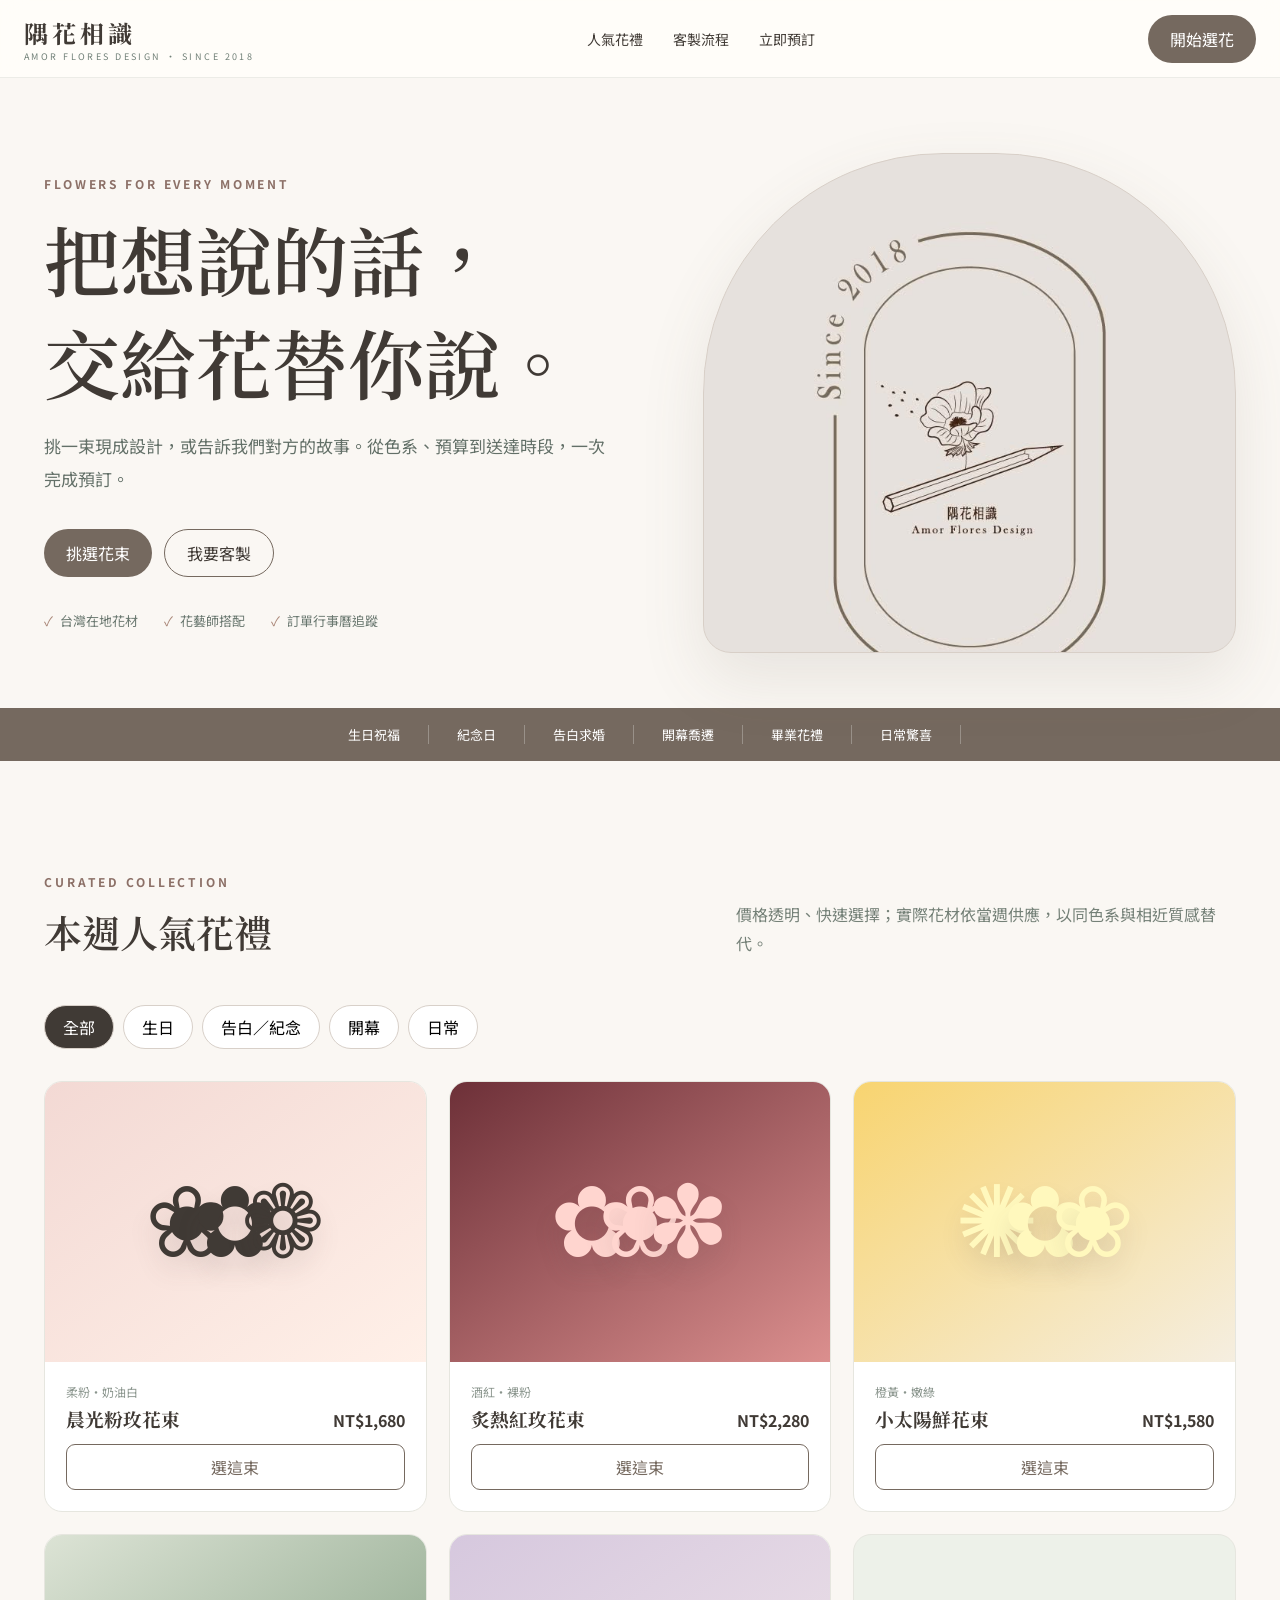
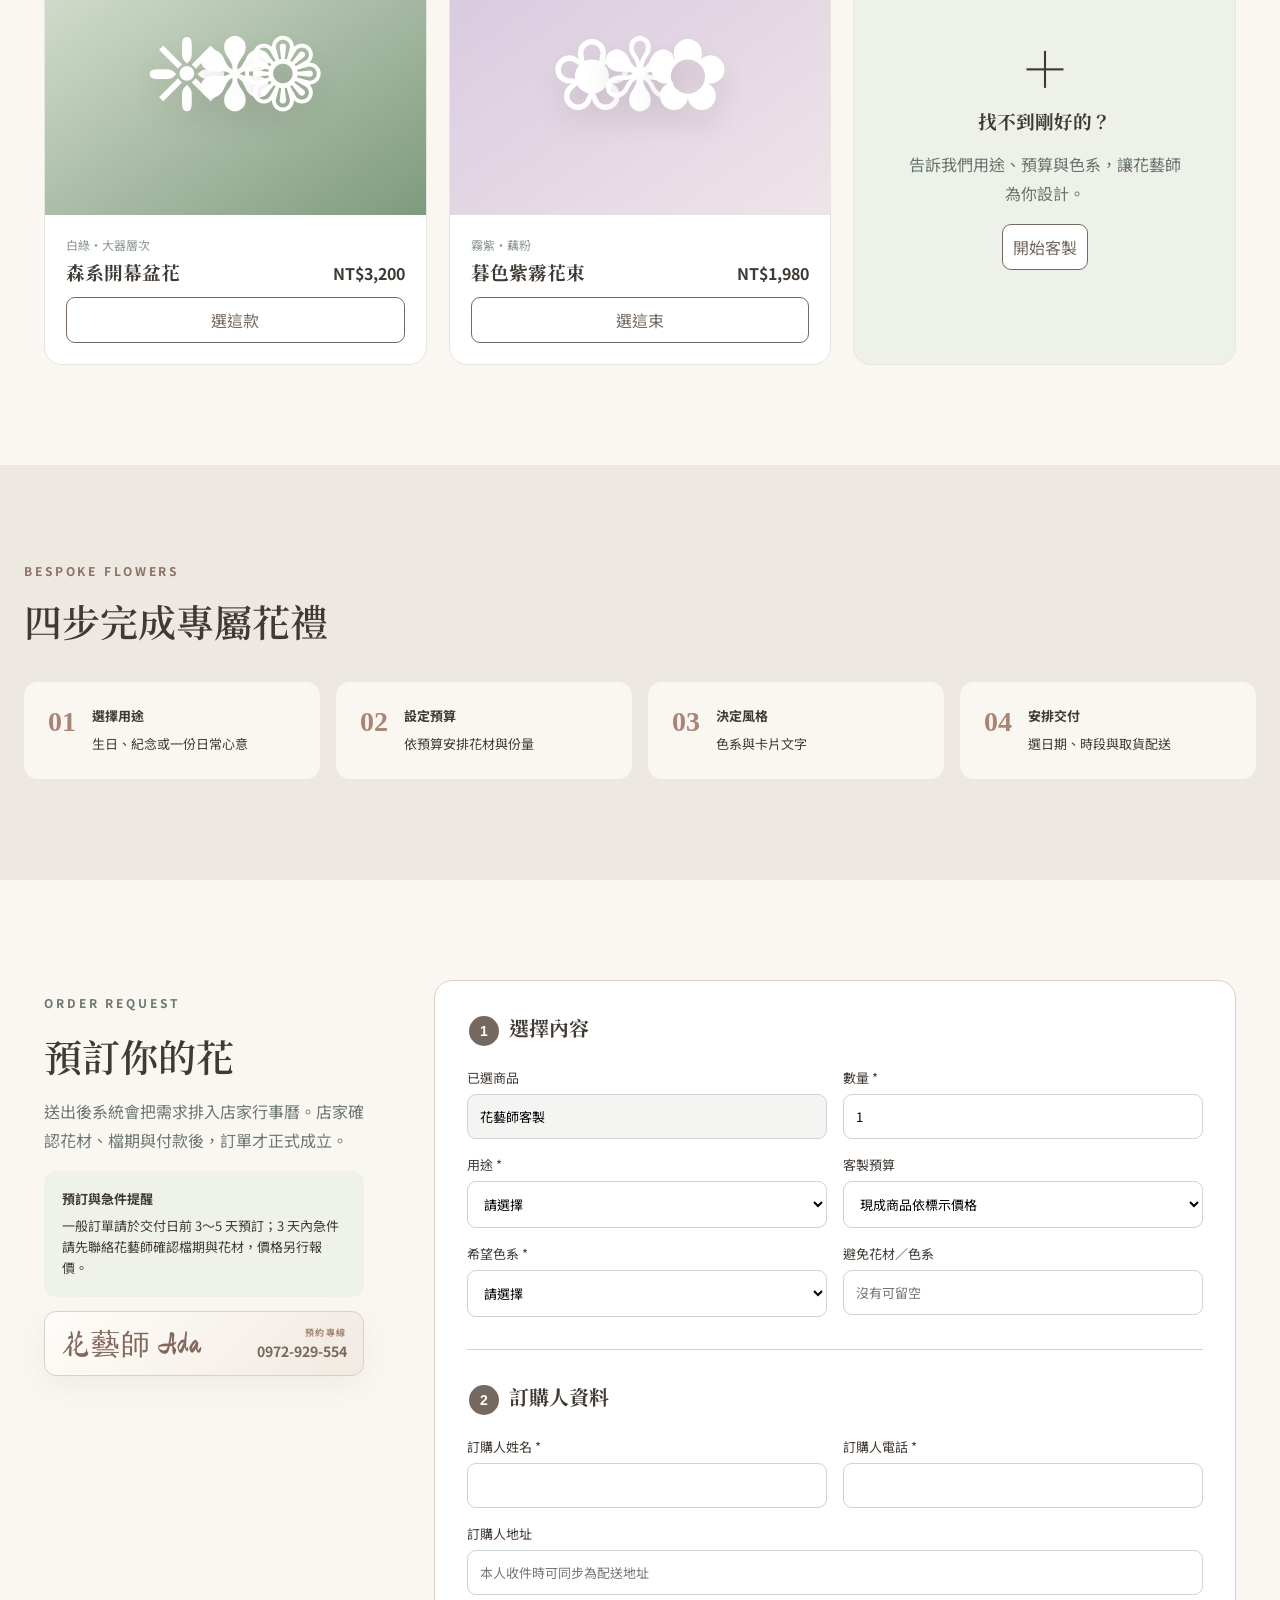
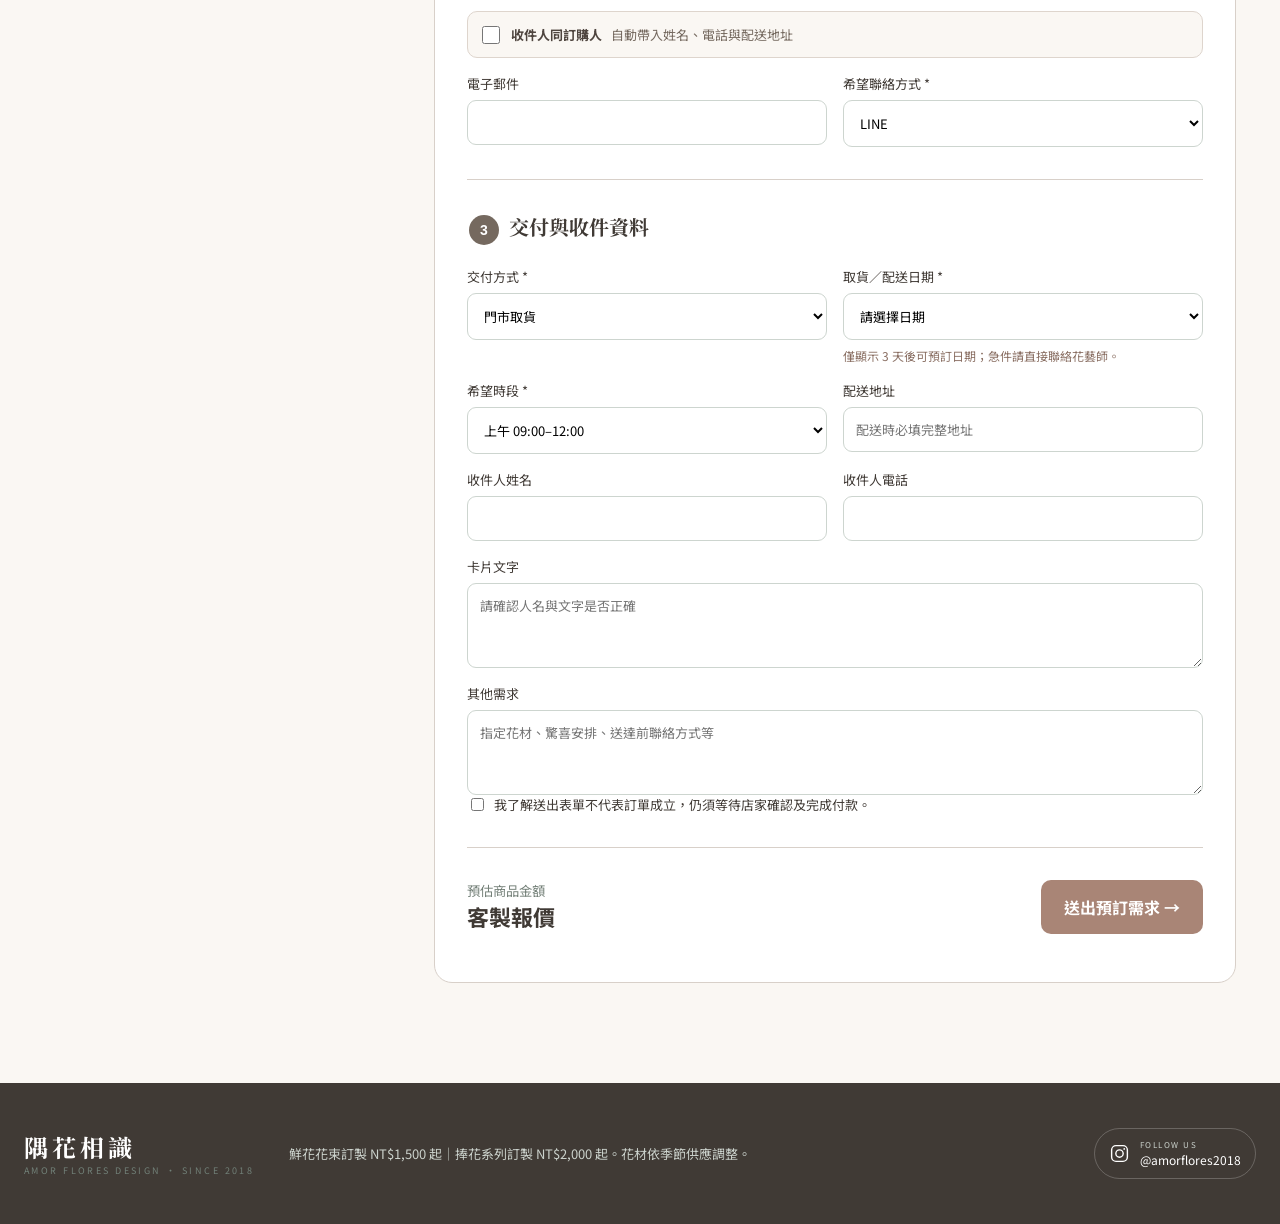
<file: index.html>
<!doctype html>
<html lang="zh-Hant">
<head>
  <meta charset="utf-8">
  <meta name="viewport" content="width=device-width,initial-scale=1">
  <meta name="description" content="隅花相識 Amor Flores Design｜花束、捧花與花禮線上預訂，依用途、色系、預算快速挑選。">
  <title>隅花相識 Amor Flores Design｜花束與花禮預訂</title>
  <link rel="preconnect" href="https://fonts.googleapis.com">
  <link rel="preconnect" href="https://fonts.gstatic.com" crossorigin>
  <link rel="preconnect" href="https://script.google.com">
  <link rel="preconnect" href="https://drive.google.com">
  <link href="https://fonts.googleapis.com/css2?family=Ma+Shan+Zheng&family=Noto+Serif+TC:wght@500;600;700&family=Noto+Sans+TC:wght@400;500;700&display=swap" rel="stylesheet">
  <link rel="stylesheet" href="storefront.css">
  <link rel="stylesheet" href="catalog.css?v=2.3.14">
</head>
<body>
  <header class="topbar">
    <a class="brand" href="#top" aria-label="回到首頁"><span>隅花相識</span><small>AMOR FLORES DESIGN · SINCE 2018</small></a>
    <nav aria-label="主要選單"><a href="#collection">人氣花禮</a><a href="#custom">客製流程</a><a href="#order">立即預訂</a></nav>
    <a class="nav-cta" href="#order">開始選花</a>
  </header>

  <main id="top">
    <section class="hero">
      <div class="hero-copy">
        <p class="eyebrow">FLOWERS FOR EVERY MOMENT</p>
        <h1>把想說的話，<br>交給花替你說。</h1>
        <p class="lead">挑一束現成設計，或告訴我們對方的故事。從色系、預算到送達時段，一次完成預訂。</p>
        <div class="hero-actions"><a class="primary" href="#collection">挑選花束</a><a class="secondary" href="#custom">我要客製</a></div>
        <ul class="trust"><li>台灣在地花材</li><li>花藝師搭配</li><li>訂單行事曆追蹤</li></ul>
      </div>
      <div class="hero-art brand-art" role="img" aria-label="隅花相識 Amor Flores Design 品牌標誌"></div>
    </section>

    <section class="occasion-strip" aria-label="常見送花用途">
      <span>生日祝福</span><span>紀念日</span><span>告白求婚</span><span>開幕喬遷</span><span>畢業花禮</span><span>日常驚喜</span>
    </section>

    <section class="section" id="collection">
      <div class="section-head"><div><p class="eyebrow">CURATED COLLECTION</p><h2>本週人氣花禮</h2></div><p>價格透明、快速選擇；實際花材依當週供應，以同色系與相近質感替代。</p></div>
      <div class="filters" role="group" aria-label="商品篩選"><button class="active" data-filter="all">全部</button><button data-filter="birthday">生日</button><button data-filter="love">告白／紀念</button><button data-filter="opening">開幕</button><button data-filter="daily">日常</button></div>
      <div class="products" id="products">
        <article class="product" data-tags="birthday love daily" data-name="晨光粉玫花束" data-price="1680"><div class="product-art blush"><span>❀</span><span>✿</span><span>❁</span></div><div class="product-body"><div><p>柔粉・奶油白</p><h3>晨光粉玫花束</h3></div><strong>NT$1,680</strong><button>選這束</button></div></article>
        <article class="product" data-tags="love" data-name="炙熱紅玫花束" data-price="2280"><div class="product-art rouge"><span>✿</span><span>❀</span><span>✽</span></div><div class="product-body"><div><p>酒紅・裸粉</p><h3>炙熱紅玫花束</h3></div><strong>NT$2,280</strong><button>選這束</button></div></article>
        <article class="product" data-tags="birthday daily" data-name="小太陽鮮花束" data-price="1580"><div class="product-art sunshine"><span>✺</span><span>✿</span><span>❀</span></div><div class="product-body"><div><p>橙黃・嫩綠</p><h3>小太陽鮮花束</h3></div><strong>NT$1,580</strong><button>選這束</button></div></article>
        <article class="product" data-tags="opening" data-name="森系開幕盆花" data-price="3200"><div class="product-art forest"><span>❈</span><span>✽</span><span>❁</span></div><div class="product-body"><div><p>白綠・大器層次</p><h3>森系開幕盆花</h3></div><strong>NT$3,200</strong><button>選這款</button></div></article>
        <article class="product" data-tags="birthday love daily" data-name="暮色紫霧花束" data-price="1980"><div class="product-art violet"><span>❀</span><span>✾</span><span>✿</span></div><div class="product-body"><div><p>霧紫・藕粉</p><h3>暮色紫霧花束</h3></div><strong>NT$1,980</strong><button>選這束</button></div></article>
        <article class="product custom-card" data-tags="birthday love opening daily" data-name="花藝師客製" data-price="0"><div class="custom-inner"><span>＋</span><h3>找不到剛好的？</h3><p>告訴我們用途、預算與色系，讓花藝師為你設計。</p><button>開始客製</button></div></article>
      </div>
    </section>

    <section class="custom-flow" id="custom">
      <div><p class="eyebrow">BESPOKE FLOWERS</p><h2>四步完成專屬花禮</h2></div>
      <ol><li><b>01</b><span><strong>選擇用途</strong>生日、紀念或一份日常心意</span></li><li><b>02</b><span><strong>設定預算</strong>依預算安排花材與份量</span></li><li><b>03</b><span><strong>決定風格</strong>色系與卡片文字</span></li><li><b>04</b><span><strong>安排交付</strong>選日期、時段與取貨配送</span></li></ol>
    </section>

    <section class="order-section" id="order">
      <div class="order-intro"><p class="eyebrow">ORDER REQUEST</p><h2>預訂你的花</h2><p>送出後系統會把需求排入店家行事曆。店家確認花材、檔期與付款後，訂單才正式成立。</p><div class="notice"><strong>預訂與急件提醒</strong><span>一般訂單請於交付日前 3～5 天預訂；3 天內急件請先聯絡花藝師確認檔期與花材，價格另行報價。</span></div><div class="florist-contact"><strong class="florist-signature">花藝師&nbsp;Ada</strong><a href="tel:+886972929554" aria-label="致電花藝師 Ada 0972-929-554"><small>預約專線</small>0972-929-554</a></div></div>
      <form id="orderForm" method="post" target="orderResultFrame" novalidate>
        <input type="hidden" name="orderId" id="orderId">
        <input type="hidden" name="product" id="product" value="花藝師客製">
        <input type="hidden" name="unitPrice" id="unitPrice" value="0">
        <input class="honeypot" name="website" tabindex="-1" autocomplete="off" aria-hidden="true">
        <fieldset><legend><span>1</span>選擇內容</legend><div class="grid two"><label>已選商品<input id="selectedProduct" value="花藝師客製" readonly></label><label>數量 *<input name="quantity" id="quantity" type="number" min="1" max="20" value="1" required></label><label>用途 *<select name="occasion" required><option value="">請選擇</option><option>生日</option><option>告白／求婚</option><option>紀念日</option><option>開幕／喬遷</option><option>畢業</option><option>探病</option><option>告別追思</option><option>日常心意</option><option>其他</option></select></label><label>客製預算<select name="budget"><option value="">現成商品依標示價格</option><option>NT$1,000 以下</option><option>NT$1,000–1,499</option><option>NT$1,500–1,999</option><option>NT$2,000–2,999</option><option>NT$3,000–4,999</option><option>NT$5,000 以上</option></select></label><label>希望色系 *<select name="colors" required><option value="">請選擇</option><option>粉色系</option><option>紅色系</option><option>橙黃色系</option><option>紫色系</option><option>白綠色系</option><option>藍色系</option><option>繽紛混色</option><option>交由花藝師搭配</option></select></label><label>避免花材／色系<input name="avoid" placeholder="沒有可留空"></label></div></fieldset>
        <fieldset><legend><span>2</span>訂購人資料</legend><div class="grid two"><label>訂購人姓名 *<input name="customerName" id="customerName" required></label><label>訂購人電話 *<input name="customerPhone" id="customerPhone" inputmode="tel" pattern="[0-9+()\-\s]{8,20}" required></label><label class="full">訂購人地址<input name="customerAddress" id="customerAddress" placeholder="本人收件時可同步為配送地址"></label><label class="sync-recipient full"><input type="checkbox" id="syncRecipient"><span><strong>收件人同訂購人</strong>自動帶入姓名、電話與配送地址</span></label><label>電子郵件<input name="email" type="email"></label><label>希望聯絡方式 *<select name="contact" required><option>LINE</option><option>電話</option><option>電子郵件</option></select></label></div></fieldset>
        <fieldset><legend><span>3</span>交付與收件資料</legend><div class="grid two"><label>交付方式 *<select name="method" id="method" required><option>門市取貨</option><option>店家配送</option></select></label><label>取貨／配送日期 *<select name="deliveryDate" id="deliveryDate" required><option value="">請選擇日期</option></select><small class="field-note">僅顯示 3 天後可預訂日期；急件請直接聯絡花藝師。</small></label><label>希望時段 *<select name="slot" required><option>上午 09:00–12:00</option><option>下午 12:00–15:00</option><option>下午 15:00–18:00</option><option>晚上 18:00–21:00</option></select></label><label>配送地址<input name="address" id="address" placeholder="配送時必填完整地址"></label><label>收件人姓名<input name="recipientName" id="recipientName"></label><label>收件人電話<input name="recipientPhone" id="recipientPhone" inputmode="tel"></label><label class="full">卡片文字<textarea name="card" placeholder="請確認人名與文字是否正確"></textarea></label><label class="full">其他需求<textarea name="notes" placeholder="指定花材、驚喜安排、送達前聯絡方式等"></textarea></label></div><label class="agree"><input type="checkbox" required>我了解送出表單不代表訂單成立，仍須等待店家確認及完成付款。</label></fieldset>
        <div class="checkout"><div><small>預估商品金額</small><strong id="estimate">客製報價</strong></div><button type="submit" id="submitOrder">送出預訂需求 <span>→</span></button></div>
        <p class="form-status" id="formStatus" role="status"></p>
      </form>
      <iframe name="orderResultFrame" id="orderResultFrame" title="送單結果" hidden></iframe>
    </section>
  </main>

  <footer><div class="brand"><span>隅花相識</span><small>AMOR FLORES DESIGN · SINCE 2018</small></div><p>鮮花花束訂製 NT$1,500 起｜捧花系列訂製 NT$2,000 起。花材依季節供應調整。</p><a class="instagram-link" id="storefrontInstagram" href="https://www.instagram.com/amorflores2018/" target="_blank" rel="noopener" aria-label="前往隅花相識 Instagram"><svg viewBox="0 0 24 24" aria-hidden="true"><rect x="3" y="3" width="18" height="18" rx="5"></rect><circle cx="12" cy="12" r="4.2"></circle><circle class="instagram-dot" cx="17.4" cy="6.8" r="1"></circle></svg><span><small>FOLLOW US</small>@amorflores2018</span></a></footer>
  <div class="success" id="success" hidden><div><span>✓</span><h2>預訂需求已送出</h2><p>訂單編號：<b id="successId"></b></p><p>店家確認花材、檔期與付款後，會再與你聯絡。</p><button id="closeSuccess">完成</button></div></div>
  <script src="config.js"></script>
  <script src="storefront.js?v=2.3.14"></script>
</body>
</html>
</file>
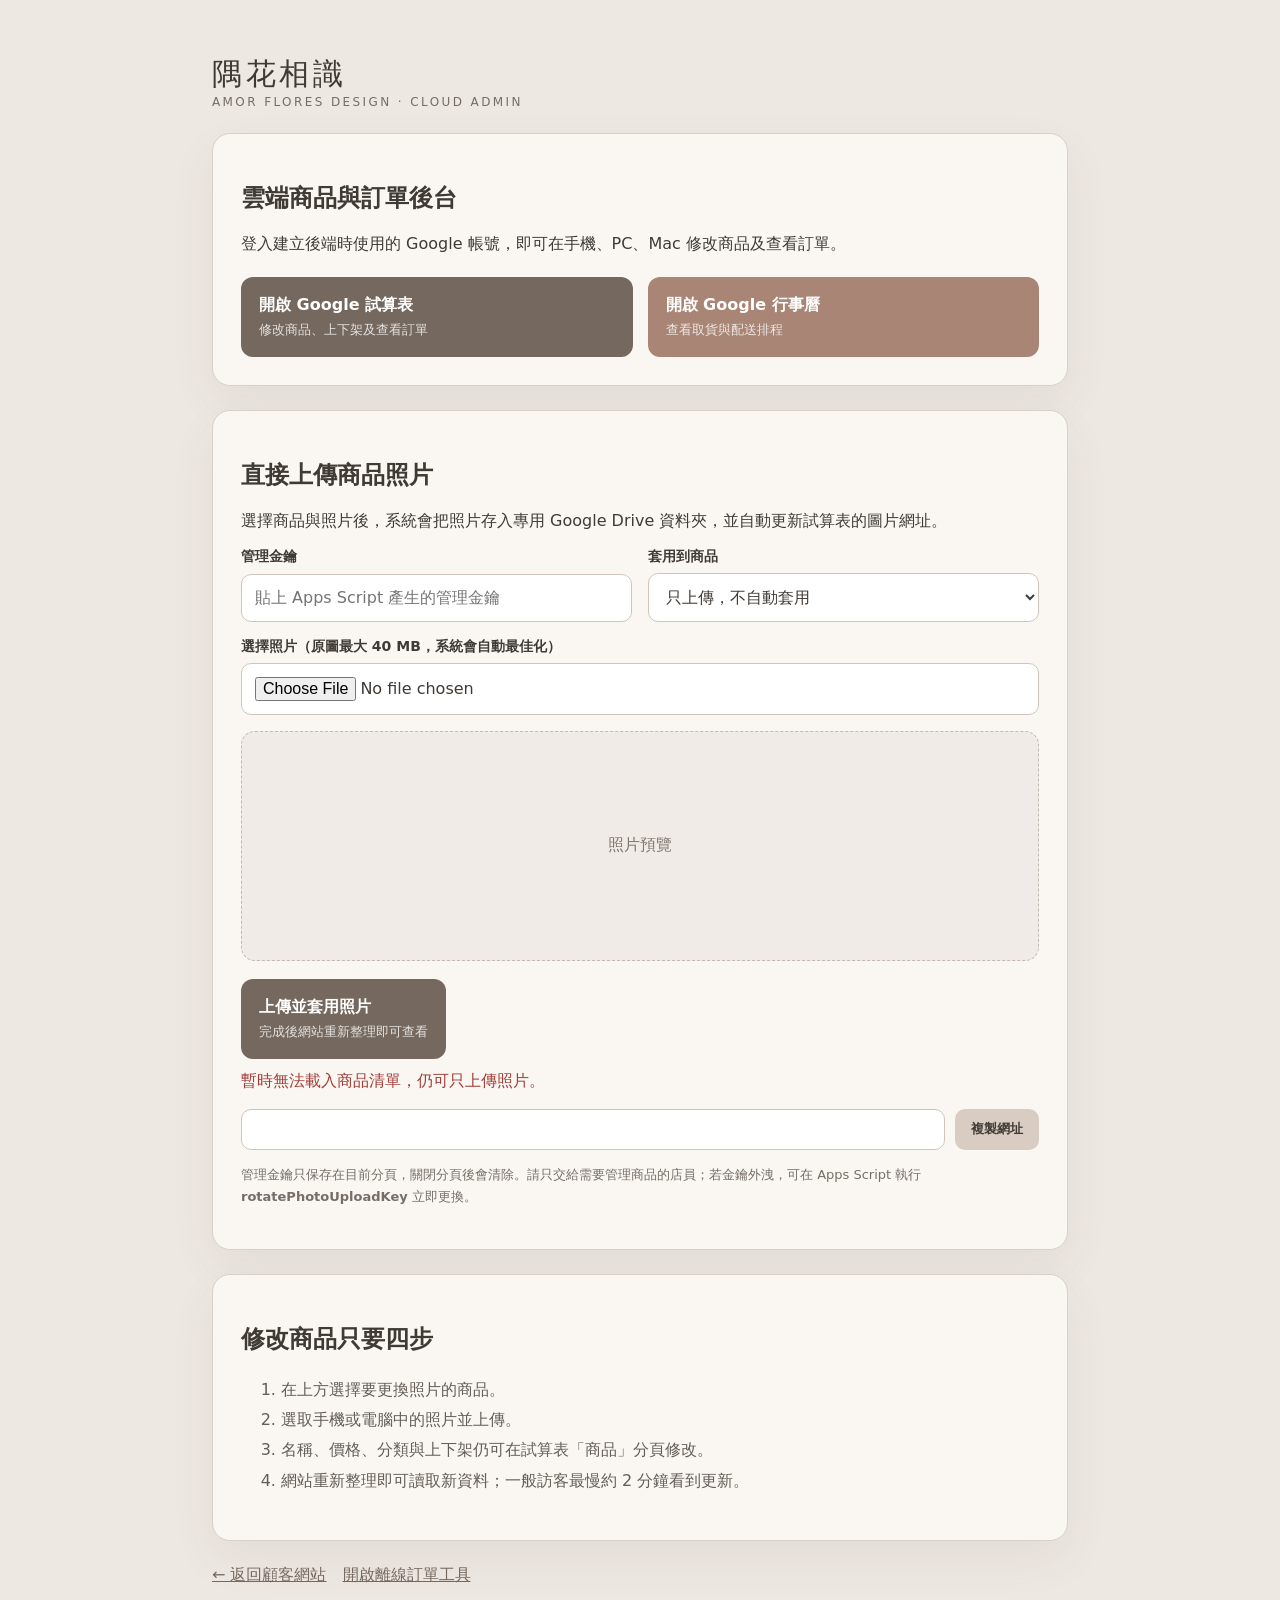
<file: admin.html>
<!doctype html>
<html lang="zh-Hant">
<head>
  <meta charset="utf-8">
  <meta name="viewport" content="width=device-width,initial-scale=1">
  <title>隅花相識｜雲端後台</title>
  <style>
    :root{font-family:system-ui,-apple-system,'Noto Sans TC',sans-serif;color:#403a35;background:#eee8e2}*{box-sizing:border-box}body{margin:0}.wrap{max-width:900px;margin:auto;padding:54px 22px}.brand{font-family:serif;font-size:30px;letter-spacing:.12em}.sub{color:#766d66;font-size:12px;letter-spacing:.2em}.card{background:#faf7f3;border:1px solid #d8d0c9;border-radius:18px;padding:28px;margin-top:24px;box-shadow:0 18px 45px #5c4d4212}.grid{display:grid;grid-template-columns:1fr 1fr;gap:15px;margin-top:22px}.button{display:block;padding:18px;border:0;border-radius:12px;background:#75695f;color:white;text-decoration:none;font-weight:700;cursor:pointer;text-align:left;font-size:16px}.button.alt{background:#a98576}.button:disabled{opacity:.55;cursor:wait}.button small{display:block;font-weight:400;margin-top:5px;opacity:.8}.steps{line-height:1.9;color:#655d57}.notice{background:#eee8e2;border-radius:10px;padding:14px;margin-top:18px;color:#6e625a}.links{display:flex;gap:16px;margin-top:24px;flex-wrap:wrap}.links a{color:#75695f}.field{display:grid;gap:7px}.field span{font-size:14px;font-weight:700}.field input,.field select{width:100%;border:1px solid #cfc5bd;border-radius:10px;background:white;padding:13px;color:#403a35;font:inherit}.upload-grid{display:grid;grid-template-columns:1fr 1fr;gap:16px}.full{grid-column:1/-1}.preview{min-height:230px;border:1px dashed #c6b9af;border-radius:14px;display:grid;place-items:center;overflow:hidden;background:#f0ebe6;color:#81766e}.preview img{width:100%;height:300px;object-fit:contain;background:#ece6e0}.actions{display:flex;gap:12px;align-items:center;flex-wrap:wrap;margin-top:18px}.status{min-height:24px;margin:12px 0 0;color:#766d66}.status.success{color:#27734d}.status.error{color:#a33d37}.result{display:grid;grid-template-columns:1fr auto;gap:10px;margin-top:14px}.result input{min-width:0;border:1px solid #cfc5bd;border-radius:10px;padding:12px}.copy{border:0;border-radius:10px;padding:0 16px;background:#d8ccc3;color:#403a35;font-weight:700;cursor:pointer}.security{font-size:13px;color:#766d66;line-height:1.7;margin-top:14px}@media(max-width:620px){.grid,.upload-grid{grid-template-columns:1fr}.full{grid-column:auto}.wrap{padding:30px 14px}.card{padding:20px}.result{grid-template-columns:1fr}}
  </style>
</head>
<body>
  <main class="wrap">
    <div class="brand">隅花相識</div><div class="sub">AMOR FLORES DESIGN · CLOUD ADMIN</div>

    <section class="card">
      <h1>雲端商品與訂單後台</h1>
      <p>登入建立後端時使用的 Google 帳號，即可在手機、PC、Mac 修改商品及查看訂單。</p>
      <div class="grid">
        <a class="button" id="sheetLink" href="#">開啟 Google 試算表<small>修改商品、上下架及查看訂單</small></a>
        <a class="button alt" href="https://calendar.google.com/calendar/u/0/r" target="_blank" rel="noopener">開啟 Google 行事曆<small>查看取貨與配送排程</small></a>
      </div>
      <div class="notice" id="setupNotice" hidden>尚未填入試算表網址。請先完成 Google Apps Script 設定，再把網址貼到 <b>config.js</b> 的 <b>adminSheetUrl</b>。</div>
    </section>

    <section class="card">
      <h2>直接上傳商品照片</h2>
      <p>選擇商品與照片後，系統會把照片存入專用 Google Drive 資料夾，並自動更新試算表的圖片網址。</p>
      <form id="photoUploadForm" method="post" target="photoUploadFrame">
        <input type="hidden" name="action" value="upload">
        <input type="hidden" name="requestId" id="uploadRequestId">
        <input type="hidden" name="fileName" id="uploadFileName">
        <input type="hidden" name="mimeType" id="uploadMimeType">
        <textarea name="imageData" id="uploadImageData" hidden></textarea>
        <div class="upload-grid">
          <label class="field"><span>管理金鑰</span><input type="password" name="adminKey" id="adminKey" autocomplete="off" placeholder="貼上 Apps Script 產生的管理金鑰" required></label>
          <label class="field"><span>套用到商品</span><select name="productName" id="productName"><option value="">只上傳，不自動套用</option></select></label>
          <label class="field full"><span>選擇照片（原圖最大 40 MB，系統會自動最佳化）</span><input type="file" id="photoFile" accept="image/jpeg,image/png,image/webp,image/heic,image/heif" required></label>
          <div class="preview full" id="photoPreview"><span>照片預覽</span></div>
        </div>
        <div class="actions"><button class="button" type="submit" id="uploadButton">上傳並套用照片<small>完成後網站重新整理即可查看</small></button></div>
        <p class="status" id="uploadStatus" role="status"></p>
        <div class="result" id="uploadResult" hidden><input id="uploadResultUrl" readonly aria-label="圖片網址"><button class="copy" type="button" id="copyImageUrl">複製網址</button></div>
      </form>
      <iframe name="photoUploadFrame" id="photoUploadFrame" title="照片上傳結果" hidden></iframe>
      <p class="security">管理金鑰只保存在目前分頁，關閉分頁後會清除。請只交給需要管理商品的店員；若金鑰外洩，可在 Apps Script 執行 <b>rotatePhotoUploadKey</b> 立即更換。</p>
    </section>

    <section class="card">
      <h2>修改商品只要四步</h2>
      <ol class="steps"><li>在上方選擇要更換照片的商品。</li><li>選取手機或電腦中的照片並上傳。</li><li>名稱、價格、分類與上下架仍可在試算表「商品」分頁修改。</li><li>網站重新整理即可讀取新資料；一般訪客最慢約 2 分鐘看到更新。</li></ol>
    </section>
    <div class="links"><a href="index.html">← 返回顧客網站</a><a href="offline-admin.html">開啟離線訂單工具</a></div>
  </main>
  <script src="config.js"></script>
  <script>
    'use strict';
    const cfg=window.AMOR_CONFIG||{};
    const api=cfg.orderApi||'';
    const sheet=document.getElementById('sheetLink');
    const notice=document.getElementById('setupNotice');
    const uploadForm=document.getElementById('photoUploadForm');
    const keyInput=document.getElementById('adminKey');
    const productSelect=document.getElementById('productName');
    const fileInput=document.getElementById('photoFile');
    const preview=document.getElementById('photoPreview');
    const statusBox=document.getElementById('uploadStatus');
    const uploadButton=document.getElementById('uploadButton');
    const resultBox=document.getElementById('uploadResult');
    const resultUrl=document.getElementById('uploadResultUrl');
    let activeUpload=null;

    if(cfg.adminSheetUrl){sheet.href=cfg.adminSheetUrl;sheet.target='_blank';sheet.rel='noopener'}else{sheet.addEventListener('click',e=>{e.preventDefault();notice.hidden=false});notice.hidden=false}
    try{keyInput.value=sessionStorage.getItem('amorUploadKey')||''}catch(error){}

    function setStatus(message,type=''){
      statusBox.textContent=message;
      statusBox.className='status'+(type?' '+type:'');
    }

    window.renderAdminProductOptions=payload=>{
      if(!payload?.ok||!Array.isArray(payload.products))return;
      payload.products.forEach(product=>{
        const option=document.createElement('option');
        option.value=product.name;
        option.textContent=product.name;
        productSelect.appendChild(option);
      });
    };

    function loadProducts(){
      if(!api)return;
      const script=document.createElement('script');
      script.src=api+(api.includes('?')?'&':'?')+'action=catalog&callback=renderAdminProductOptions&_='+Date.now();
      script.onerror=()=>setStatus('暫時無法載入商品清單，仍可只上傳照片。','error');
      document.body.appendChild(script);
    }
    loadProducts();

    fileInput.addEventListener('change',()=>{
      const file=fileInput.files[0];
      if(!file){preview.innerHTML='<span>照片預覽</span>';return}
      const localUrl=URL.createObjectURL(file);
      preview.innerHTML='';
      const image=document.createElement('img');
      image.src=localUrl;
      image.alt='待上傳照片預覽';
      image.onload=()=>URL.revokeObjectURL(localUrl);
      preview.appendChild(image);
      resultBox.hidden=true;
      setStatus('');
    });

    uploadForm.addEventListener('submit',event=>{
      event.preventDefault();
      const file=fileInput.files[0];
      const key=keyInput.value.trim();
      if(!api){setStatus('尚未設定 Google Apps Script 網址。','error');return}
      if(!key){setStatus('請輸入管理金鑰。','error');keyInput.focus();return}
      if(!file){setStatus('請先選擇照片。','error');return}
      if(file.size>40*1024*1024){setStatus('原始照片不可超過 40 MB。','error');return}
      const allowed=['image/jpeg','image/png','image/webp','image/heic','image/heif'];
      if(!allowed.includes(file.type)){setStatus('僅支援 JPG、PNG、WebP 或 HEIC 圖片。','error');return}

      uploadButton.disabled=true;
      resultBox.hidden=true;
      setStatus(file.size>8*1024*1024?'正在自動縮小照片，請稍候…':'正在讀取照片…');
      optimizePhoto(file).then(optimizedFile=>fileToDataUrl(optimizedFile).then(dataUrl=>{
        const requestId='UP-'+Date.now().toString(36).toUpperCase()+'-'+Math.random().toString(36).slice(2,8).toUpperCase();
        document.getElementById('uploadRequestId').value=requestId;
        document.getElementById('uploadFileName').value=optimizedFile.name||'flower-photo.jpg';
        document.getElementById('uploadMimeType').value=optimizedFile.type;
        document.getElementById('uploadImageData').value=String(dataUrl).split(',')[1]||'';
        uploadForm.action=api;
        activeUpload={requestId:requestId,key:key,polls:0};
        try{sessionStorage.setItem('amorUploadKey',key)}catch(error){}
        setStatus('照片正在上傳，請勿關閉頁面…');
        uploadForm.submit();
        window.setTimeout(pollUploadStatus,1400);
      })).catch(error=>finishUploadError(error.message||'無法處理這張照片。'));
    });

    function fileToDataUrl(file){
      return new Promise((resolve,reject)=>{
        const reader=new FileReader();
        reader.onload=()=>resolve(reader.result);
        reader.onerror=()=>reject(new Error('無法讀取這張照片。'));
        reader.readAsDataURL(file);
      });
    }

    function loadLocalImage(file){
      return new Promise((resolve,reject)=>{
        const localUrl=URL.createObjectURL(file);
        const image=new Image();
        image.onload=()=>{URL.revokeObjectURL(localUrl);resolve(image)};
        image.onerror=()=>{URL.revokeObjectURL(localUrl);reject(new Error('瀏覽器無法轉換此照片格式。'))};
        image.src=localUrl;
      });
    }

    function canvasToBlob(canvas,quality){
      return new Promise((resolve,reject)=>canvas.toBlob(blob=>blob?resolve(blob):reject(new Error('照片壓縮失敗。')),'image/jpeg',quality));
    }

    async function optimizePhoto(file){
      if(file.size<=8*1024*1024)return file;
      try{
        const image=await loadLocalImage(file);
        const longest=Math.max(image.naturalWidth,image.naturalHeight);
        const scale=Math.min(1,2560/longest);
        const canvas=document.createElement('canvas');
        canvas.width=Math.max(1,Math.round(image.naturalWidth*scale));
        canvas.height=Math.max(1,Math.round(image.naturalHeight*scale));
        const context=canvas.getContext('2d');
        context.fillStyle='#fff';
        context.fillRect(0,0,canvas.width,canvas.height);
        context.drawImage(image,0,0,canvas.width,canvas.height);
        let blob=await canvasToBlob(canvas,.86);
        if(blob.size>8*1024*1024)blob=await canvasToBlob(canvas,.72);
        if(blob.size>20*1024*1024)throw new Error('照片最佳化後仍過大，請先裁切再上傳。');
        const baseName=(file.name||'flower-photo').replace(/\.[^.]+$/,'');
        return new File([blob],baseName+'-web.jpg',{type:'image/jpeg'});
      }catch(error){
        if(file.size<=20*1024*1024)return file;
        throw new Error('這張大型照片無法自動轉換，請改用 JPG 或先裁切後再上傳。');
      }
    }

    function pollUploadStatus(){
      if(!activeUpload)return;
      activeUpload.polls+=1;
      if(activeUpload.polls>40){finishUploadError('處理時間過久，請到 Google Drive 確認照片是否已建立。');return}
      document.getElementById('adminUploadStatusScript')?.remove();
      const script=document.createElement('script');
      script.id='adminUploadStatusScript';
      script.src=api+(api.includes('?')?'&':'?')+'action=uploadStatus&requestId='+encodeURIComponent(activeUpload.requestId)+'&adminKey='+encodeURIComponent(activeUpload.key)+'&callback=receiveAdminUploadStatus&_='+Date.now();
      script.onerror=()=>window.setTimeout(pollUploadStatus,1800);
      document.body.appendChild(script);
    }

    window.receiveAdminUploadStatus=payload=>{
      if(!activeUpload)return;
      if(payload?.pending){window.setTimeout(pollUploadStatus,1400);return}
      if(!payload?.ok){finishUploadError(payload?.message||'照片上傳失敗。');return}
      activeUpload=null;
      uploadButton.disabled=false;
      document.getElementById('uploadImageData').value='';
      resultUrl.value=payload.imageUrl||'';
      resultBox.hidden=!payload.imageUrl;
      if(payload.imageUrl){preview.innerHTML='<img src="'+payload.imageUrl.replace(/"/g,'&quot;')+'" alt="已上傳商品照片">'}
      setStatus(payload.message||'照片已上傳完成。','success');
    };

    function finishUploadError(message){
      activeUpload=null;
      uploadButton.disabled=false;
      document.getElementById('uploadImageData').value='';
      setStatus(message,'error');
    }

    document.getElementById('copyImageUrl').addEventListener('click',async()=>{
      try{await navigator.clipboard.writeText(resultUrl.value);setStatus('圖片網址已複製。','success')}
      catch(error){resultUrl.select();document.execCommand('copy');setStatus('圖片網址已複製。','success')}
    });
  </script>
</body>
</html>
</file>
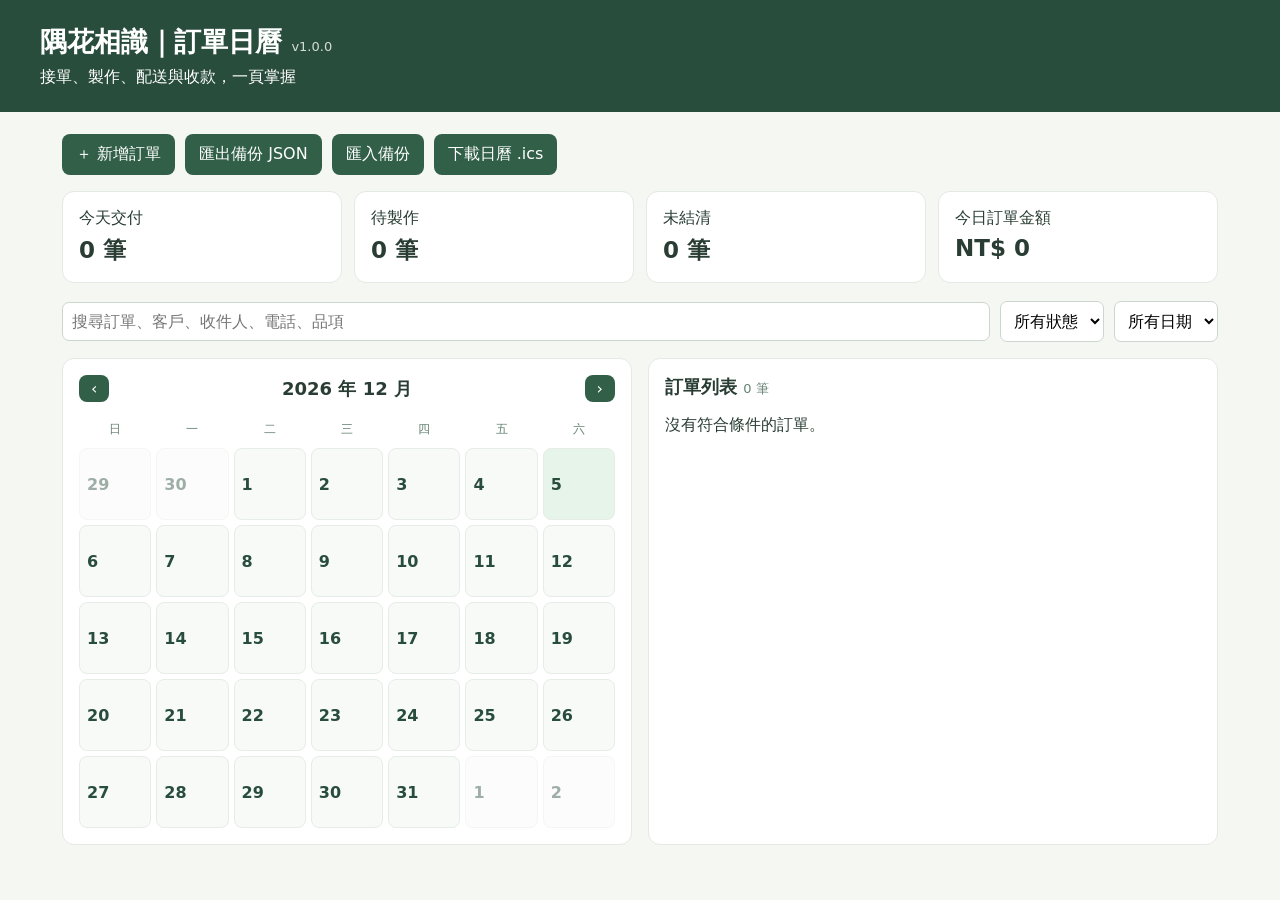
<file: offline-admin.html>
<!doctype html><html lang="zh-Hant"><head><meta charset="utf-8"><meta name="viewport" content="width=device-width,initial-scale=1"><title>隅花相識｜訂單日曆</title><link rel="stylesheet" href="style.css"></head><body><header><h1><!-- brand -->隅花相識｜訂單日曆 <small>v1.0.0</small></h1><p>接單、製作、配送與收款，一頁掌握</p></header><main><section class="toolbar"><button id="new">＋ 新增訂單</button><button id="export">匯出備份 JSON</button><label class="button">匯入備份<input id="import" type="file" accept="application/json,.json" hidden></label><button id="ics">下載日曆 .ics</button><span id="notice" role="status"></span></section><section class="summary" id="summary"></section><section class="filters"><input id="search" placeholder="搜尋訂單、客戶、收件人、電話、品項"><select id="statusFilter"><option value="">所有狀態</option><option>待確認</option><option>待製作</option><option>製作中</option><option>待配送</option><option>已完成</option><option>已取消</option></select><select id="dateFilter"><option value="">所有日期</option><option value="today">今天</option><option value="week">未來七天</option></select></section><section class="layout"><div class="panel"><div class="calendar-head"><button id="prev" aria-label="上個月">‹</button><h2 id="month"></h2><button id="next" aria-label="下個月">›</button></div><div id="calendar" class="calendar"></div></div><div class="panel"><h2>訂單列表 <span id="count"></span></h2><div id="orders"></div></div></section></main><dialog id="editor"><form id="form"><h2 id="formTitle">新增訂單</h2><div class="fields"><label>訂購人姓名 *<input name="customer" required maxlength="80"></label><label>訂購人電話 *<input name="customerPhone" required maxlength="40" inputmode="tel"></label><label>接單來源<select name="source"><option>LINE</option><option>電話</option><option>門市</option><option>Instagram</option><option>Facebook</option><option>官網</option><option>其他</option></select></label><label>品項 *<select name="product" required><option>花束</option><option>花盒</option><option>盆花</option><option>盆栽</option><option>開幕花籃</option><option>告別式花禮</option><option>婚禮／活動花藝</option><option>散花</option><option>客製其他</option></select></label><label>數量 *<input name="quantity" type="number" min="1" max="9999" value="1" required></label><label>單價（NT$） *<input name="unitPrice" type="number" min="0" max="99999999" value="0" required></label><label>配送費（NT$）<input name="deliveryFee" type="number" min="0" max="99999999" value="0"></label><label>折扣（NT$）<input name="discount" type="number" min="0" max="99999999" value="0"></label><label>製作日期<input name="productionDate" type="date"></label><label>取貨／配送日期 *<input name="deliveryDate" type="date" required></label><label>時段 *<select name="slot"><option>上午 09:00–12:00</option><option>下午 12:00–17:00</option><option>晚上 17:00–21:00</option><option>指定時間（見備註）</option></select></label><label>交付方式<select name="method" id="method"><option>店取</option><option>配送</option></select></label><label>收件人姓名<input name="recipient" maxlength="80"></label><label>收件人電話<input name="recipientPhone" maxlength="40" inputmode="tel"></label><label class="wide">配送地址<input name="address" maxlength="300"></label><label>訂單狀態<select name="status"><option>待確認</option><option>待製作</option><option>製作中</option><option>待配送</option><option>已完成</option><option>已取消</option></select></label><label>付款狀態<select name="payment"><option>未付款</option><option>部分付款</option><option>已付款</option><option>已退款</option></select></label><label>付款方式<select name="paymentMethod"><option>現金</option><option>轉帳</option><option>信用卡</option><option>LINE Pay</option><option>其他</option></select></label><label>已收金額（NT$）<input name="paid" type="number" min="0" max="99999999" value="0"></label><label class="wide">色系／花材／客製需求<textarea name="design" maxlength="1000"></textarea></label><label class="wide">卡片文字<textarea name="card" maxlength="1000"></textarea></label><label class="wide">備註（門牌、指定時間、禁忌花材等）<textarea name="notes" maxlength="1000"></textarea></label></div><p id="totalPreview"></p><footer><button type="button" id="cancel">取消</button><button type="submit">儲存訂單</button></footer></form></dialog><script src="app.js"></script></body></html>
</file>
<file: storefront.css>
:root{--ink:#403a35;--green:#75695f;--sage:#e5ded7;--cream:#eee8e2;--paper:#faf7f3;--rose:#a98576;--line:#d8d0c9;font-family:'Noto Sans TC',sans-serif;color:var(--ink);background:var(--paper);scroll-behavior:smooth}*{box-sizing:border-box}body{margin:0}a{color:inherit;text-decoration:none}button,input,select,textarea{font:inherit}.topbar{height:78px;display:flex;align-items:center;justify-content:space-between;padding:0 max(24px,calc((100vw - 1240px)/2));position:sticky;top:0;background:#fffdf9ed;backdrop-filter:blur(12px);z-index:20;border-bottom:1px solid #ecece7}.brand{display:flex;flex-direction:column}.brand span{font-family:'Noto Serif TC',serif;font-size:24px;font-weight:700;letter-spacing:.16em}.brand small{font-size:9px;letter-spacing:.27em;color:#718078}.topbar nav{display:flex;gap:30px;font-size:14px}.topbar nav a:hover{color:var(--rose)}.nav-cta,.primary{background:var(--green);color:white;padding:12px 22px;border-radius:999px}.hero{min-height:630px;display:grid;grid-template-columns:1.05fr .95fr;max-width:1240px;margin:auto;padding:70px 24px 50px;gap:70px;align-items:center}.eyebrow{font-size:12px;letter-spacing:.24em;color:#8c7067;font-weight:700}.hero h1,.section h2,.custom-flow h2,.order-section h2{font-family:'Noto Serif TC',serif;font-weight:600;line-height:1.35;margin:16px 0}.hero h1{font-size:clamp(42px,6vw,76px)}.lead{font-size:17px;line-height:1.9;color:#637068;max-width:570px}.hero-actions{display:flex;gap:12px;margin:34px 0}.secondary{border:1px solid var(--green);padding:11px 22px;border-radius:999px}.trust{display:flex;gap:26px;padding:0;list-style:none;color:#69776f;font-size:13px}.trust li:before{content:'✓';color:var(--rose);margin-right:7px}.hero-art{height:500px;position:relative;border-radius:240px 240px 28px 28px;background:linear-gradient(150deg,#e9e3dd,#f5f1ec);overflow:hidden}.brand-art{background-image:url("assets/amor-flores-logo.jpeg");background-size:cover;background-position:center 22%;border:1px solid #d8cfc7;box-shadow:0 26px 65px #66584c1f}.sun{position:absolute;width:260px;height:260px;background:#fff9e8;border-radius:50%;top:80px;left:50%;transform:translateX(-50%);opacity:.7}.stem{position:absolute;width:5px;height:250px;background:#607a5e;bottom:95px;left:50%;transform-origin:bottom}.s1{transform:rotate(-17deg)}.s2{transform:rotate(8deg)}.s3{transform:rotate(25deg)}.bloom{position:absolute;font-family:serif;font-size:120px;color:#fff;text-shadow:0 10px 30px #b26f7455}.b1{left:15%;top:90px;color:#d59599}.b2{right:12%;top:125px;color:#f8eee4}.b3{left:38%;top:35px;color:#c67a82}.leaf{position:absolute;width:100px;height:45px;background:#789376;border-radius:100% 0;bottom:190px}.l1{left:22%;transform:rotate(20deg)}.l2{right:22%;transform:scaleX(-1) rotate(20deg)}.ribbon{position:absolute;bottom:80px;left:50%;transform:translateX(-50%) rotate(-4deg);background:#b87479;color:white;padding:12px 55px;letter-spacing:.2em}.occasion-strip{display:flex;justify-content:center;gap:0;background:var(--green);color:#fff;overflow:auto;padding:17px}.occasion-strip span{white-space:nowrap;padding:0 28px;border-right:1px solid #ffffff44;font-size:13px}.section{max-width:1240px;margin:auto;padding:100px 24px}.section-head{display:flex;align-items:end;justify-content:space-between;gap:30px}.section h2,.custom-flow h2,.order-section h2{font-size:38px}.section-head>p{max-width:500px;color:#758178;line-height:1.8}.filters{display:flex;gap:9px;margin:32px 0}.filters button{border:1px solid var(--line);background:white;border-radius:999px;padding:9px 18px;cursor:pointer}.filters button.active{background:var(--ink);color:white}.products{display:grid;grid-template-columns:repeat(3,1fr);gap:22px}.product{border:1px solid #e6e6df;border-radius:18px;overflow:hidden;background:#fff;transition:.25s}.product:hover{transform:translateY(-5px);box-shadow:0 20px 45px #475a4b16}.product-art{height:280px;display:flex;align-items:center;justify-content:center;gap:-5px;font-family:serif;overflow:hidden}.product-art span{font-size:100px;margin:-18px;text-shadow:0 15px 25px #5a4a4a22}.blush{background:linear-gradient(145deg,#f3d9d4,#fff0e8)}.rouge{background:linear-gradient(145deg,#6d3038,#db8f8e);color:#ffd5cf}.sunshine{background:linear-gradient(145deg,#f8d470,#f5eee0);color:#fff8bd}.forest{background:linear-gradient(145deg,#dce3d5,#7e9b7d);color:white}.violet{background:linear-gradient(145deg,#d6c8de,#efe4e9);color:#fff}.product-body{padding:21px;display:grid;grid-template-columns:1fr auto;gap:12px;align-items:end}.product-body p{font-size:12px;color:#8a958d;margin:0}.product h3{font-family:'Noto Serif TC',serif;margin:5px 0 0}.product-body button,.custom-inner button{grid-column:1/-1;border:1px solid var(--green);background:white;color:var(--green);padding:10px;border-radius:9px;cursor:pointer}.custom-card{background:#edf1e9;display:grid;place-items:center;min-height:380px}.custom-inner{text-align:center;padding:50px}.custom-inner>span{font-size:50px;font-weight:200}.custom-inner p{line-height:1.8;color:#66746b}.custom-flow{background:var(--cream);padding:85px max(24px,calc((100vw - 1240px)/2))}.custom-flow ol{padding:0;display:grid;grid-template-columns:repeat(4,1fr);gap:16px;list-style:none;margin-top:35px}.custom-flow li{background:var(--paper);padding:24px;border-radius:14px;display:flex;gap:16px}.custom-flow b{font-family:serif;color:var(--rose);font-size:28px}.custom-flow strong{display:block;margin-bottom:8px}.custom-flow span{font-size:13px;line-height:1.6}.order-section{max-width:1240px;margin:auto;padding:100px 24px;display:grid;grid-template-columns:320px 1fr;gap:70px;align-items:start}.order-intro{position:sticky;top:105px}.order-intro>p{line-height:1.8;color:#6c786f}.notice{background:#eef2eb;padding:18px;border-radius:12px;display:flex;flex-direction:column;gap:7px;font-size:13px;line-height:1.6}form{border:1px solid var(--line);border-radius:18px;padding:32px;background:white}fieldset{border:0;padding:0 0 32px;margin:0 0 32px;border-bottom:1px solid var(--line)}legend{font-family:'Noto Serif TC',serif;font-size:20px;font-weight:700;margin-bottom:22px}legend span{display:inline-grid;place-items:center;background:var(--green);color:white;border-radius:50%;width:30px;height:30px;margin-right:10px;font-family:sans-serif;font-size:14px}.grid{display:grid;gap:16px}.grid.two{grid-template-columns:1fr 1fr}.grid label,.order-section label{display:flex;flex-direction:column;gap:7px;font-size:13px}.grid .full{grid-column:1/-1}input,select,textarea{border:1px solid #cdd5cf;border-radius:9px;padding:12px;background:#fff}input:focus,select:focus,textarea:focus{outline:2px solid #8da99a88;border-color:#769481}input[readonly]{background:#f4f5f2}textarea{min-height:85px;resize:vertical}.agree{flex-direction:row!important;align-items:flex-start;line-height:1.5}.agree input{margin-top:3px}.checkout{display:flex;justify-content:space-between;align-items:center}.checkout small{display:block;color:#748078}.checkout strong{font-size:22px}.checkout button{border:0;background:var(--rose);color:white;padding:15px 23px;border-radius:10px;cursor:pointer;font-weight:700}.checkout button:disabled{opacity:.5}.form-status{color:#a33b3b}.honeypot{position:absolute;left:-9999px}.success{position:fixed;inset:0;background:#1d2924c9;z-index:50;display:grid;place-items:center;padding:20px}.success[hidden]{display:none}.success>div{background:white;border-radius:18px;padding:45px;text-align:center;max-width:460px}.success>div>span{display:inline-grid;place-items:center;width:58px;height:58px;border-radius:50%;background:#dfeade;color:#47604f;font-size:28px}.success button{border:0;background:var(--green);color:white;border-radius:8px;padding:11px 28px}footer{background:var(--ink);color:white;padding:45px max(24px,calc((100vw - 1240px)/2));display:grid;grid-template-columns:auto 1fr auto;gap:35px;align-items:center}footer p{color:#cbd2cc;font-size:13px}footer>a{font-size:12px;color:#9faa9f}@media(max-width:850px){.topbar nav{display:none}.hero{grid-template-columns:1fr;padding-top:45px}.hero-art{height:400px}.section-head{display:block}.products{grid-template-columns:1fr 1fr}.custom-flow ol{grid-template-columns:1fr 1fr}.order-section{grid-template-columns:1fr}.order-intro{position:static}footer{grid-template-columns:1fr}}@media(max-width:560px){.topbar{height:68px}.brand span{font-size:20px}.nav-cta{padding:10px 14px}.hero h1{font-size:42px}.hero-art{height:340px}.trust{flex-direction:column;gap:8px}.occasion-strip{justify-content:flex-start}.section,.order-section{padding:70px 18px}.products{grid-template-columns:1fr}.product-art{height:240px}.custom-flow{padding:65px 18px}.custom-flow ol{grid-template-columns:1fr}.grid.two{grid-template-columns:1fr}.grid .full{grid-column:auto}form{padding:22px 17px}.checkout{align-items:stretch;flex-direction:column;gap:18px}.checkout button{width:100%}}
</file>
<file: catalog.css>
.product-photo {
  background: #f4efe9;
}

.product-photo img {
  width: 100%;
  height: 100%;
  display: block;
  object-fit: contain;
  object-position: center;
  opacity: 0;
  transition: opacity .22s ease;
}

.product-photo img.is-loaded {
  opacity: 1;
}

.product-photo::before {
  content: '圖片載入中';
  position: absolute;
  color: #9a8d83;
  font-size: 12px;
  letter-spacing: .08em;
}

.product-photo:has(img.is-loaded)::before {
  display: none;
}

.product-photo {
  position: relative;
}

.field-note {
  color: #8a6f63;
  font-size: 12px;
  line-height: 1.5;
}

.florist-contact {
  margin-top: 14px;
  padding: 14px 16px;
  border: 1px solid #d8d0c9;
  border-radius: 12px;
  background: linear-gradient(135deg, #fffdf9, #f1e9e2);
  display: flex;
  align-items: center;
  justify-content: space-between;
  gap: 18px;
  box-shadow: 0 10px 28px #66584c12;
}

.florist-signature {
  color: #81675d;
  font-family: 'Ma Shan Zheng', cursive;
  font-size: 29px;
  font-weight: 400;
  letter-spacing: .04em;
  line-height: 1.2;
  display: inline-block;
  white-space: nowrap;
  font-synthesis: none;
}

.florist-contact a {
  color: #75695f;
  display: flex;
  flex-direction: column;
  align-items: flex-end;
  gap: 2px;
  font-size: 14px;
  font-weight: 700;
  white-space: nowrap;
}

.florist-contact a small {
  color: #a98576;
  font-size: 9px;
  font-weight: 700;
  letter-spacing: .18em;
}

.sync-recipient {
  flex-direction: row !important;
  align-items: center;
  padding: 13px 14px;
  border: 1px solid #ded5cd;
  border-radius: 10px;
  background: #faf7f3;
  cursor: pointer;
}

.sync-recipient input {
  width: 18px;
  height: 18px;
  margin: 0 4px 0 0;
  padding: 0;
  accent-color: #a98576;
}

.sync-recipient span {
  display: flex;
  flex-wrap: wrap;
  gap: 5px 9px;
  color: #75695f;
}

.sync-recipient strong {
  color: #4f453f;
}

.instagram-link {
  display: inline-flex;
  align-items: center;
  gap: 10px;
  justify-self: end;
  padding: 10px 14px;
  border: 1px solid #ffffff38;
  border-radius: 999px;
  color: #fff;
  transition: .2s ease;
}

.instagram-link:hover {
  border-color: #fff;
  background: #ffffff12;
  transform: translateY(-2px);
}

.instagram-link svg {
  width: 21px;
  height: 21px;
  fill: none;
  stroke: currentColor;
  stroke-width: 1.6;
}

.instagram-link .instagram-dot {
  fill: currentColor;
  stroke: none;
}

.instagram-link span {
  display: flex;
  flex-direction: column;
  gap: 1px;
  font-size: 12px;
}

.instagram-link small {
  color: #cbd2cc;
  font-size: 8px;
  letter-spacing: .18em;
}

@media (max-width: 560px) {
  .florist-contact {
    align-items: center;
    flex-direction: row;
    gap: 12px;
  }

  .florist-signature {
    font-size: clamp(24px, 7.4vw, 29px);
  }
}

@media (max-width: 850px) {
  .instagram-link {
    justify-self: start;
  }
}
</file>
<file: style.css>
:root{font-family:system-ui,-apple-system,'Noto Sans TC',sans-serif;color:#293d34;background:#f5f7f3}*{box-sizing:border-box}body{margin:0}header{background:#294d3d;color:white;padding:24px max(20px,calc((100vw - 1200px)/2))}h1{margin:0;font-size:27px}h1 small{font-size:13px;font-weight:400;opacity:.8}header p{margin:7px 0 0}main{max-width:1200px;margin:auto;padding:22px}button,.button{cursor:pointer;background:#315f48;color:white;border:0;border-radius:8px;padding:10px 14px;font:inherit;display:inline-block}button:hover,.button:hover{background:#244936}.toolbar,.filters{display:flex;flex-wrap:wrap;gap:10px;margin-bottom:16px;align-items:center}.toolbar #notice{color:#a33232}input,select,textarea{font:inherit;padding:9px;border:1px solid #cbd6ce;border-radius:7px;background:#fff;min-width:0}.filters input{flex:1;min-width:220px}.summary{display:grid;grid-template-columns:repeat(4,1fr);gap:12px;margin-bottom:18px}.metric,.panel{background:white;border:1px solid #e3e9e3;border-radius:12px;padding:16px}.metric b{display:block;font-size:23px;margin-top:6px}.layout{display:grid;grid-template-columns:1fr 1fr;gap:16px}.panel h2{font-size:18px;margin:0 0 12px}.calendar-head{display:flex;align-items:center;justify-content:space-between}.calendar-head h2{margin:0}.calendar-head button{padding:4px 12px}.calendar{display:grid;grid-template-columns:repeat(7,minmax(0,1fr));gap:5px;margin-top:14px}.weekday{text-align:center;font-size:12px;color:#668373;padding:5px}.day{min-height:72px;text-align:left;background:#f7faf7;color:#294d3d;border:1px solid #e6ede7;padding:7px;overflow:hidden}.day.muted{opacity:.45}.day.selected{outline:2px solid #315f48}.day.today{background:#e6f4e9}.day strong{display:block}.day span{display:block;font-size:11px;line-height:1.3;white-space:nowrap;text-overflow:ellipsis;overflow:hidden}.order{border-bottom:1px solid #e5ebe5;padding:12px 0}.order:last-child{border:0}.order-top{display:flex;gap:8px;justify-content:space-between;align-items:center}.order small{color:#5f7468}.order p{margin:6px 0;overflow-wrap:anywhere}.order .actions{display:flex;flex-wrap:wrap;gap:6px}.actions button{font-size:13px;padding:5px 9px}.actions .danger{background:#a34040}.badge{border-radius:30px;background:#ebf2eb;padding:3px 8px;font-size:12px;white-space:nowrap}dialog{border:0;border-radius:14px;width:min(800px,95vw);max-height:90vh;padding:24px;box-shadow:0 18px 60px #0004}dialog::backdrop{background:#0008}.fields{display:grid;grid-template-columns:1fr 1fr;gap:12px}.fields label{font-size:13px;display:flex;flex-direction:column;gap:4px}.fields .wide{grid-column:1/-1}textarea{min-height:65px;resize:vertical}footer{display:flex;justify-content:flex-end;gap:10px;margin-top:16px}#totalPreview{font-weight:bold}#count{font-size:13px;color:#668373;font-weight:normal}@media(max-width:800px){.layout{grid-template-columns:1fr}.summary{grid-template-columns:repeat(2,1fr)}}@media(max-width:520px){.fields{grid-template-columns:1fr}.day{min-height:56px;padding:3px;font-size:12px}.day span{font-size:9px}.panel{padding:10px}}
</file>
